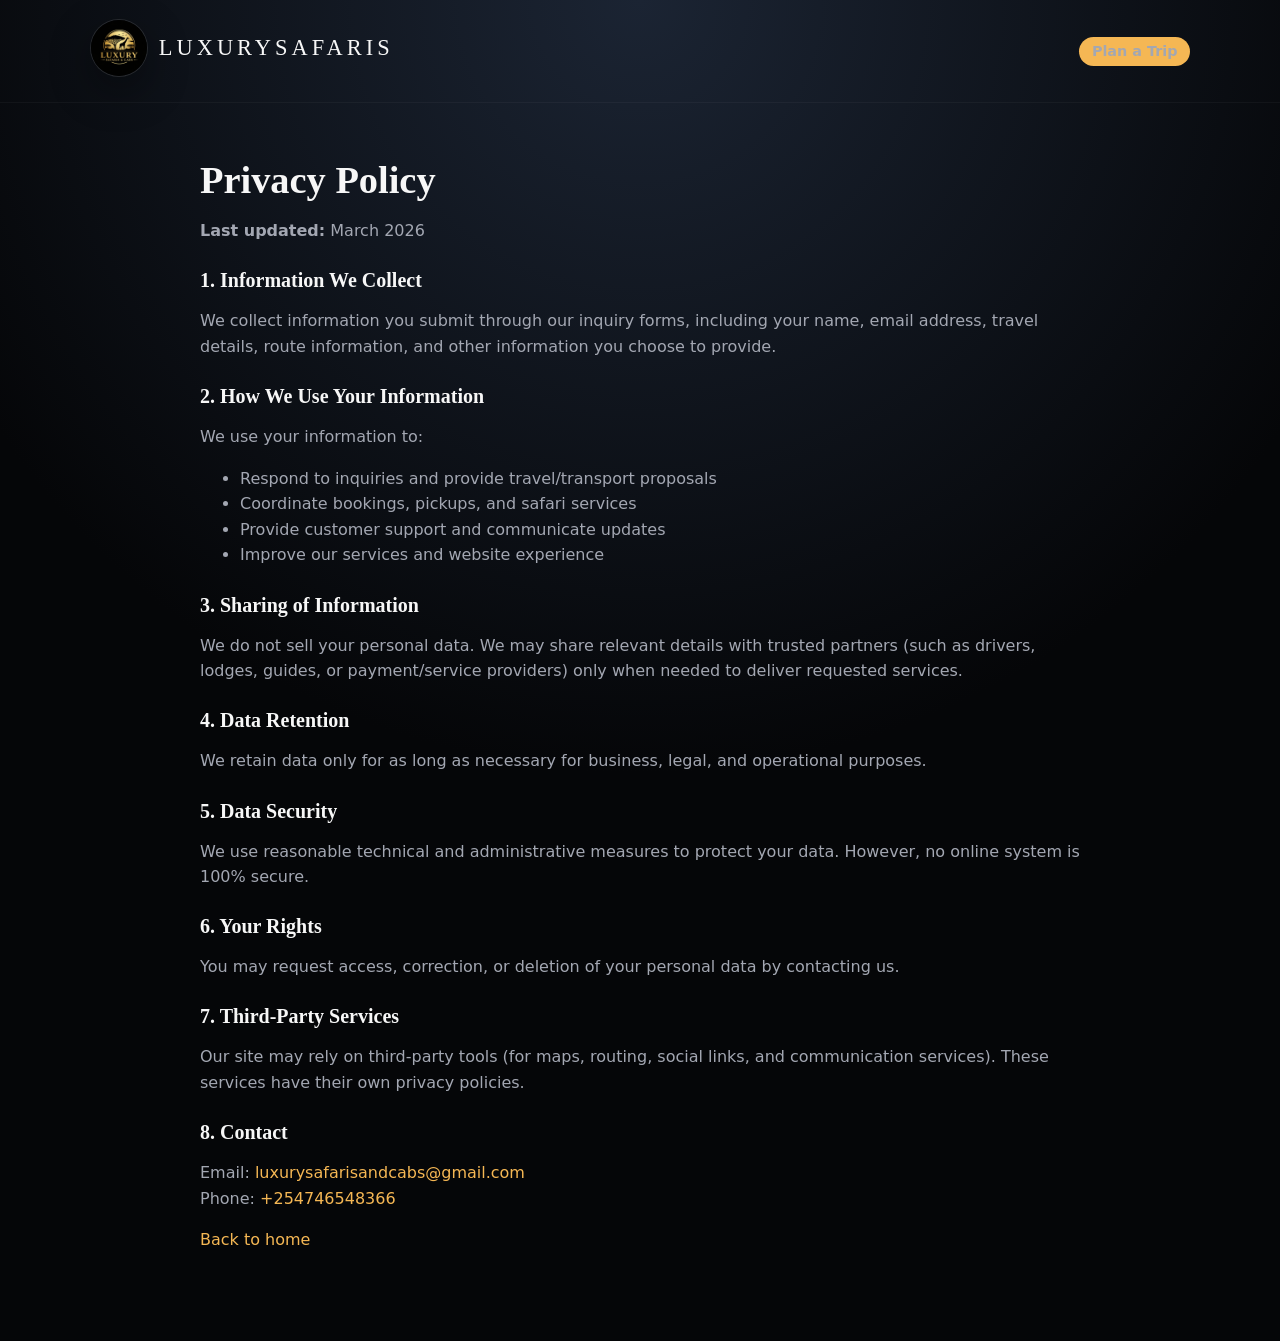
<file: privacy.html>
<!DOCTYPE html>
<html lang="en">
  <head>
    <meta charset="UTF-8" />
    <meta name="viewport" content="width=device-width, initial-scale=1.0" />
    <title>Privacy Policy | LuxurySafaris</title>
    <meta
      name="description"
      content="Privacy Policy for LuxurySafaris and Cabs."
    />
    <link rel="stylesheet" href="styles.css" />
  </head>
  <body>
    <header class="nav">
      <div class="nav__brand">
        <a href="index.html#top" aria-label="LuxurySafaris home">
          <img
            src="media/logoafrica.jpeg"
            alt="LuxurySafaris logo"
            class="nav__logo"
            width="44"
            height="44"
            loading="eager"
            decoding="async"
          />
          <span>LuxurySafaris</span>
        </a>
      </div>
      <nav class="nav__links" aria-label="Policy navigation">
        <a href="index.html#contact" class="nav__cta">Plan a Trip</a>
      </nav>
    </header>

    <main id="main" class="section">
      <div class="container legal">
        <h1>Privacy Policy</h1>
        <p><strong>Last updated:</strong> March 2026</p>

        <h2>1. Information We Collect</h2>
        <p>
          We collect information you submit through our inquiry forms, including
          your name, email address, travel details, route information, and other
          information you choose to provide.
        </p>

        <h2>2. How We Use Your Information</h2>
        <p>We use your information to:</p>
        <ul>
          <li>Respond to inquiries and provide travel/transport proposals</li>
          <li>Coordinate bookings, pickups, and safari services</li>
          <li>Provide customer support and communicate updates</li>
          <li>Improve our services and website experience</li>
        </ul>

        <h2>3. Sharing of Information</h2>
        <p>
          We do not sell your personal data. We may share relevant details with
          trusted partners (such as drivers, lodges, guides, or payment/service
          providers) only when needed to deliver requested services.
        </p>

        <h2>4. Data Retention</h2>
        <p>
          We retain data only for as long as necessary for business, legal, and
          operational purposes.
        </p>

        <h2>5. Data Security</h2>
        <p>
          We use reasonable technical and administrative measures to protect your
          data. However, no online system is 100% secure.
        </p>

        <h2>6. Your Rights</h2>
        <p>
          You may request access, correction, or deletion of your personal data
          by contacting us.
        </p>

        <h2>7. Third-Party Services</h2>
        <p>
          Our site may rely on third-party tools (for maps, routing, social
          links, and communication services). These services have their own
          privacy policies.
        </p>

        <h2>8. Contact</h2>
        <p>
          Email:
          <a href="mailto:luxurysafarisandcabs@gmail.com"
            >luxurysafarisandcabs@gmail.com</a
          ><br />
          Phone: <a href="tel:+254746548366">+254746548366</a>
        </p>

        <p><a href="index.html">Back to home</a></p>
      </div>
    </main>
  </body>
</html>
</file>
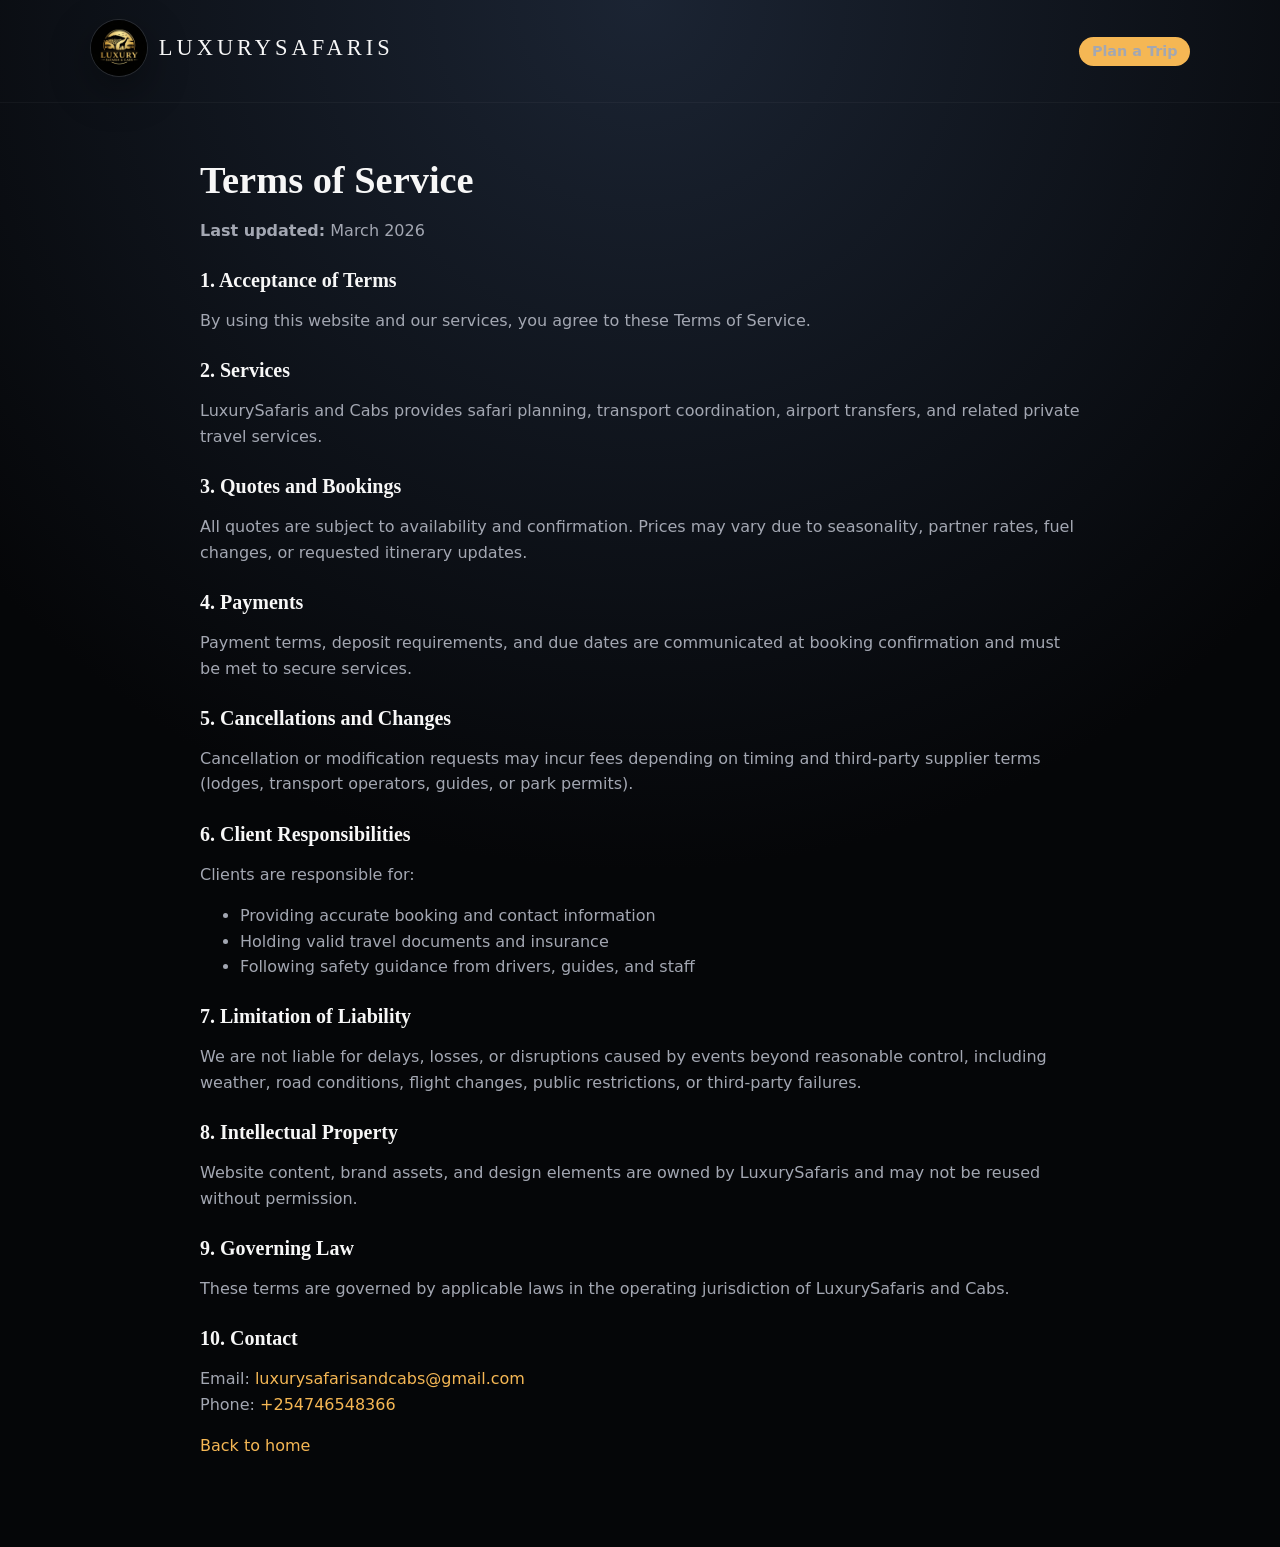
<file: terms.html>
<!DOCTYPE html>
<html lang="en">
  <head>
    <meta charset="UTF-8" />
    <meta name="viewport" content="width=device-width, initial-scale=1.0" />
    <title>Terms of Service | LuxurySafaris</title>
    <meta
      name="description"
      content="Terms of Service for LuxurySafaris and Cabs."
    />
    <link rel="stylesheet" href="styles.css" />
  </head>
  <body>
    <header class="nav">
      <div class="nav__brand">
        <a href="index.html#top" aria-label="LuxurySafaris home">
          <img
            src="media/logoafrica.jpeg"
            alt="LuxurySafaris logo"
            class="nav__logo"
            width="44"
            height="44"
            loading="eager"
            decoding="async"
          />
          <span>LuxurySafaris</span>
        </a>
      </div>
      <nav class="nav__links" aria-label="Policy navigation">
        <a href="index.html#contact" class="nav__cta">Plan a Trip</a>
      </nav>
    </header>

    <main id="main" class="section">
      <div class="container legal">
        <h1>Terms of Service</h1>
        <p><strong>Last updated:</strong> March 2026</p>

        <h2>1. Acceptance of Terms</h2>
        <p>
          By using this website and our services, you agree to these Terms of
          Service.
        </p>

        <h2>2. Services</h2>
        <p>
          LuxurySafaris and Cabs provides safari planning, transport
          coordination, airport transfers, and related private travel services.
        </p>

        <h2>3. Quotes and Bookings</h2>
        <p>
          All quotes are subject to availability and confirmation. Prices may
          vary due to seasonality, partner rates, fuel changes, or requested
          itinerary updates.
        </p>

        <h2>4. Payments</h2>
        <p>
          Payment terms, deposit requirements, and due dates are communicated at
          booking confirmation and must be met to secure services.
        </p>

        <h2>5. Cancellations and Changes</h2>
        <p>
          Cancellation or modification requests may incur fees depending on
          timing and third-party supplier terms (lodges, transport operators,
          guides, or park permits).
        </p>

        <h2>6. Client Responsibilities</h2>
        <p>Clients are responsible for:</p>
        <ul>
          <li>Providing accurate booking and contact information</li>
          <li>Holding valid travel documents and insurance</li>
          <li>Following safety guidance from drivers, guides, and staff</li>
        </ul>

        <h2>7. Limitation of Liability</h2>
        <p>
          We are not liable for delays, losses, or disruptions caused by events
          beyond reasonable control, including weather, road conditions, flight
          changes, public restrictions, or third-party failures.
        </p>

        <h2>8. Intellectual Property</h2>
        <p>
          Website content, brand assets, and design elements are owned by
          LuxurySafaris and may not be reused without permission.
        </p>

        <h2>9. Governing Law</h2>
        <p>
          These terms are governed by applicable laws in the operating
          jurisdiction of LuxurySafaris and Cabs.
        </p>

        <h2>10. Contact</h2>
        <p>
          Email:
          <a href="mailto:luxurysafarisandcabs@gmail.com"
            >luxurysafarisandcabs@gmail.com</a
          ><br />
          Phone: <a href="tel:+254746548366">+254746548366</a>
        </p>

        <p><a href="index.html">Back to home</a></p>
      </div>
    </main>
  </body>
</html>
</file>
<file: styles.css>
:root {
  --bg: #050608;
  --bg-soft: #0b0f16;
  --accent: #f5b754;
  --accent-soft: rgba(245, 183, 84, 0.12);
  --text: #f7f7f7;
  --text-muted: #a3a7b2;
  --border-subtle: rgba(255, 255, 255, 0.06);
  --danger: #ff5678;
}

*,
*::before,
*::after {
  box-sizing: border-box;
}

body {
  margin: 0;
  font-family: "Inter", system-ui, -apple-system, BlinkMacSystemFont, "Segoe UI",
    sans-serif;
  background: radial-gradient(circle at top, #1b2433 0, #050608 52%);
  color: var(--text);
  -webkit-font-smoothing: antialiased;
}

a {
  color: inherit;
  text-decoration: none;
}

.skip-link {
  position: absolute;
  left: -999px;
  top: 0.75rem;
  z-index: 999;
  padding: 0.7rem 0.95rem;
  border-radius: 0.75rem;
  background: #111;
  color: var(--text);
  border: 1px solid rgba(255, 255, 255, 0.18);
}

.skip-link:focus {
  left: 0.75rem;
  outline: none;
  box-shadow: 0 0 0 3px rgba(245, 183, 84, 0.25);
}

.container {
  width: min(1120px, 100%);
  margin-inline: auto;
}

.nav {
  position: fixed;
  top: 0;
  left: 0;
  right: 0;
  z-index: 50;
  display: flex;
  align-items: center;
  justify-content: space-between;
  padding: 1.2rem 7vw;
  backdrop-filter: none;
  background: transparent;
  border-bottom: 1px solid rgba(255, 255, 255, 0.04);
  gap: 1rem;
}

body {
  padding-top: 86px;
}

.nav__brand {
  font-family: "Playfair Display", Georgia, serif;
  font-size: 1.4rem;
  letter-spacing: 0.18em;
  text-transform: uppercase;
}

.nav__brand a {
  display: inline-flex;
  align-items: center;
  gap: 0.7rem;
}

.nav__logo {
  width: 58px;
  height: 58px;
  border-radius: 50%;
  object-fit: cover;
  box-shadow: 0 14px 40px rgba(0, 0, 0, 0.35);
  border: 1px solid rgba(255, 255, 255, 0.12);
  background: rgba(0, 0, 0, 0.22);
}

.nav__links {
  display: flex;
  align-items: center;
  gap: 1.4rem;
  font-size: 0.9rem;
}

.nav__links a {
  padding: 0.4rem 0.8rem;
  border-radius: 999px;
  color: var(--text-muted);
  transition: background 0.2s ease, color 0.2s ease, transform 0.15s ease;
}

.nav__links a:hover {
  background: rgba(255, 255, 255, 0.06);
  color: var(--text);
  transform: translateY(-1px);
}

.nav__cta {
  background: var(--accent);
  color: #111;
  font-weight: 600;
  padding-inline: 1.1rem;
}

.nav__cta:hover {
  background: #ffd488;
  color: #111;
}

.nav__toggle {
  display: none;
  width: 44px;
  height: 44px;
  border-radius: 12px;
  border: 1px solid rgba(255, 255, 255, 0.12);
  background: rgba(0, 0, 0, 0.25);
  color: var(--text);
  cursor: pointer;
  align-items: center;
  justify-content: center;
}

.nav__toggle:focus-visible {
  outline: none;
  box-shadow: 0 0 0 3px rgba(245, 183, 84, 0.25);
}

.nav__toggleIcon {
  width: 18px;
  height: 2px;
  border-radius: 999px;
  background: rgba(255, 255, 255, 0.85);
  position: relative;
  display: inline-block;
}

.nav__toggleIcon::before,
.nav__toggleIcon::after {
  content: "";
  position: absolute;
  left: 0;
  width: 18px;
  height: 2px;
  border-radius: 999px;
  background: rgba(255, 255, 255, 0.85);
}

.nav__toggleIcon::before {
  top: -6px;
}

.nav__toggleIcon::after {
  top: 6px;
}

.menuOverlay {
  position: fixed;
  inset: 0;
  background: rgba(0, 0, 0, 0.55);
  backdrop-filter: blur(6px);
  z-index: 60;
}

.menu {
  position: fixed;
  top: 0;
  right: 0;
  height: 100vh;
  width: min(380px, 92vw);
  z-index: 70;
  background: rgba(5, 6, 8, 0.98);
  border-left: 1px solid rgba(255, 255, 255, 0.08);
  box-shadow: -30px 0 80px rgba(0, 0, 0, 0.65);
  padding: 1.2rem 1.2rem 1.6rem;
  transform: translateX(12px);
  opacity: 0;
  pointer-events: none;
  transition: transform 0.18s ease, opacity 0.18s ease;
}

.menu[data-open="true"] {
  transform: translateX(0);
  opacity: 1;
  pointer-events: auto;
}

.menu__header {
  display: flex;
  align-items: center;
  justify-content: space-between;
  padding-bottom: 1rem;
  border-bottom: 1px solid rgba(255, 255, 255, 0.06);
  margin-bottom: 1rem;
}

.menu__title {
  font-family: "Playfair Display", Georgia, serif;
  letter-spacing: 0.08em;
}

.menu__close {
  width: 44px;
  height: 44px;
  border-radius: 12px;
  border: 1px solid rgba(255, 255, 255, 0.12);
  background: rgba(255, 255, 255, 0.04);
  color: var(--text);
  cursor: pointer;
}

.menu__links {
  display: flex;
  flex-direction: column;
  gap: 0.6rem;
}

.menu__links a {
  padding: 0.9rem 0.9rem;
  border-radius: 14px;
  border: 1px solid rgba(255, 255, 255, 0.06);
  background: rgba(255, 255, 255, 0.03);
  color: var(--text);
}

.menu__links a:hover {
  border-color: rgba(255, 255, 255, 0.14);
}

.menu__cta {
  background: var(--accent) !important;
  border-color: rgba(245, 183, 84, 0.5) !important;
  color: #111 !important;
  font-weight: 650;
}

.hero {
  position: relative;
  height: 88vh;
  min-height: 540px;
  display: flex;
  align-items: center;
  justify-content: flex-start;
  padding: 4rem 7vw 3rem;
  color: #fff;
  overflow: hidden;
  background-image: linear-gradient(
      to bottom,
      rgba(5, 6, 8, 0.1),
      rgba(5, 6, 8, 0.9)
    ),
    url("media/ahmed-galal-VQqMACyNfwA-unsplash.jpg");
  background-size: cover;
  background-position: center center;
}

.hero__overlay {
  position: absolute;
  inset: 0;
  background: radial-gradient(
      circle at top left,
      rgba(245, 183, 84, 0.26),
      transparent 55%
    ),
    radial-gradient(
      circle at bottom right,
      rgba(0, 0, 0, 0.85),
      rgba(5, 6, 8, 0.98)
    );
  mix-blend-mode: soft-light;
}

.hero__content {
  position: relative;
  max-width: 640px;
}

.hero__eyebrow {
  text-transform: uppercase;
  letter-spacing: 0.2em;
  font-size: 0.75rem;
  color: var(--accent);
  margin: 0 0 0.75rem;
}

.hero h1 {
  font-family: "Playfair Display", Georgia, serif;
  font-size: clamp(2.6rem, 5vw, 3.8rem);
  line-height: 1.05;
  margin: 0 0 1.1rem;
}

.hero__subtitle {
  margin: 0 0 2rem;
  color: var(--text-muted);
  max-width: 32rem;
}

.hero__actions {
  display: flex;
  flex-wrap: wrap;
  gap: 0.9rem;
  margin-bottom: 1.5rem;
}

.btn {
  border: none;
  border-radius: 999px;
  padding: 0.85rem 1.6rem;
  font-size: 0.95rem;
  font-weight: 500;
  cursor: pointer;
  display: inline-flex;
  align-items: center;
  justify-content: center;
  gap: 0.4rem;
  transition: transform 0.15s ease, box-shadow 0.15s ease, background 0.2s ease,
    color 0.2s ease;
}

.btn--primary {
  background: var(--accent);
  color: #111;
  box-shadow: 0 18px 45px rgba(0, 0, 0, 0.42);
}

.btn--primary:hover {
  background: #ffd488;
  transform: translateY(-1px);
  box-shadow: 0 26px 60px rgba(0, 0, 0, 0.55);
}

.btn--ghost {
  background: transparent;
  border: 1px solid rgba(255, 255, 255, 0.22);
  color: var(--text);
}

.btn--ghost:hover {
  background: rgba(0, 0, 0, 0.35);
}

.btn--full {
  width: 100%;
}

.hero__trust {
  display: flex;
  flex-wrap: wrap;
  align-items: center;
  gap: 1rem;
  font-size: 0.85rem;
  color: var(--text-muted);
}

.hero__rating {
  padding: 0.25rem 0.7rem;
  border-radius: 999px;
  background: rgba(0, 0, 0, 0.6);
  border: 1px solid rgba(255, 255, 255, 0.2);
}

.section {
  padding: 4.5rem 7vw;
}

.section--muted {
  background: radial-gradient(circle at top left, #151927, #05070c);
}

.section--dark {
  background: radial-gradient(circle at top, #090d14, #050608);
}

.section__header {
  max-width: 640px;
  margin-bottom: 2.4rem;
}

.section__header--center {
  text-align: center;
  margin-inline: auto;
}

.section__header h2 {
  margin: 0 0 0.6rem;
  font-family: "Playfair Display", Georgia, serif;
  font-size: 2rem;
}

.section__header p {
  margin: 0;
  color: var(--text-muted);
}

.cards {
  display: grid;
  grid-template-columns: repeat(3, minmax(0, 1fr));
  gap: 1.6rem;
}

.card {
  padding: 1.6rem 1.5rem;
  background: rgba(11, 15, 22, 0.9);
  border-radius: 1.1rem;
  border: 1px solid rgba(255, 255, 255, 0.06);
  box-shadow: 0 18px 45px rgba(0, 0, 0, 0.35);
}

.card__image {
  width: 100%;
  aspect-ratio: 16 / 10;
  object-fit: cover;
  border-radius: 0.8rem;
  margin-bottom: 1rem;
  border: 1px solid rgba(255, 255, 255, 0.08);
}

.card h3 {
  margin-top: 0;
  margin-bottom: 0.7rem;
  font-size: 1.2rem;
}

.card p {
  margin-top: 0;
  margin-bottom: 1rem;
  color: var(--text-muted);
  font-size: 0.95rem;
}

.card__list {
  list-style: none;
  padding: 0;
  margin: 0;
  color: var(--text-muted);
  font-size: 0.9rem;
}

.card__list li::before {
  content: "• ";
  color: var(--accent);
}

.grid {
  display: grid;
  grid-template-columns: repeat(4, minmax(0, 1fr));
  gap: 1.4rem;
}

.grid__item {
  padding: 1.2rem 1.1rem;
  border-radius: 0.9rem;
  background: rgba(5, 6, 8, 0.92);
  border: 1px solid var(--border-subtle);
}

.destination-card {
  text-align: left;
  width: 100%;
  cursor: pointer;
  color: var(--text);
  transition: transform 0.15s ease, border-color 0.2s ease,
    background 0.2s ease;
}

.destination-card h3 {
  color: var(--text);
}

.destination-card p {
  color: var(--text-muted);
}

.destination-card:hover {
  transform: translateY(-2px);
  border-color: rgba(245, 183, 84, 0.45);
  background: rgba(11, 15, 22, 0.96);
}

.destination-card:focus-visible {
  outline: none;
  box-shadow: 0 0 0 3px rgba(245, 183, 84, 0.25);
}

.grid__item h3 {
  margin: 0 0 0.4rem;
  font-size: 1rem;
}

.grid__item p {
  margin: 0;
  font-size: 0.9rem;
  color: var(--text-muted);
}

.pillars {
  display: grid;
  grid-template-columns: repeat(3, minmax(0, 1fr));
  gap: 1.6rem;
}

.gallery {
  display: grid;
  grid-template-columns: repeat(3, minmax(0, 1fr));
  gap: 1rem;
}

.gallery img {
  width: 100%;
  aspect-ratio: 4 / 3;
  object-fit: cover;
  border-radius: 0.9rem;
  border: 1px solid rgba(255, 255, 255, 0.08);
  box-shadow: 0 12px 35px rgba(0, 0, 0, 0.28);
}

.pillar {
  padding: 1.5rem 1.4rem;
  border-radius: 1rem;
  background: rgba(11, 15, 22, 0.92);
  border: 1px solid var(--border-subtle);
}

.pillar h3 {
  margin: 0 0 0.6rem;
  font-size: 1.1rem;
}

.pillar p {
  margin: 0;
  color: var(--text-muted);
  font-size: 0.95rem;
}

.form {
  max-width: 640px;
  margin: 0 auto;
  padding: 1.8rem 1.6rem 2rem;
  border-radius: 1.1rem;
  background: rgba(5, 6, 8, 0.96);
  border: 1px solid rgba(245, 183, 84, 0.22);
  box-shadow: 0 24px 60px rgba(0, 0, 0, 0.7);
}

.form__row {
  display: grid;
  grid-template-columns: repeat(2, minmax(0, 1fr));
  gap: 1.1rem;
}

.form__field {
  display: flex;
  flex-direction: column;
  gap: 0.4rem;
  margin-bottom: 1rem;
}

.form label {
  font-size: 0.85rem;
  color: var(--text-muted);
}

.form input,
.form select,
.form textarea {
  padding: 0.7rem 0.75rem;
  border-radius: 0.6rem;
  border: 1px solid var(--border-subtle);
  background: rgba(10, 12, 18, 0.96);
  color: var(--text);
  font: inherit;
  outline: none;
  transition: border-color 0.15s ease, box-shadow 0.15s ease,
    background 0.15s ease;
}

.form input:focus,
.form select:focus,
.form textarea:focus {
  border-color: rgba(245, 183, 84, 0.6);
  box-shadow: 0 0 0 1px rgba(245, 183, 84, 0.4);
  background: #05070b;
}

.form textarea {
  resize: vertical;
  min-height: 120px;
}

.form__note {
  margin: 0.8rem 0 0;
  font-size: 0.8rem;
  color: var(--text-muted);
}

.form__note--error {
  color: var(--danger);
}

.form__status {
  margin: 0.9rem 0 0;
  font-size: 0.9rem;
  color: var(--text-muted);
}

.form__status--ok {
  color: rgba(165, 255, 206, 0.92);
}

.form__status--error {
  color: var(--danger);
}

.form__hint {
  margin: 0.25rem 0 0;
  font-size: 0.78rem;
  color: var(--text-muted);
}

.legal {
  max-width: 880px;
}

.legal h1 {
  margin-top: 0;
  margin-bottom: 1rem;
  font-family: "Playfair Display", Georgia, serif;
  font-size: clamp(1.9rem, 3vw, 2.4rem);
}

.legal h2 {
  margin-top: 1.6rem;
  margin-bottom: 0.6rem;
  font-family: "Playfair Display", Georgia, serif;
  font-size: 1.25rem;
}

.legal p,
.legal li {
  color: var(--text-muted);
  line-height: 1.6;
}

.legal a {
  color: var(--accent);
}

.footer {
  padding: 1.5rem 7vw 2rem;
  border-top: 1px solid rgba(255, 255, 255, 0.06);
  font-size: 0.8rem;
  color: var(--text-muted);
  background: #050608;
}

.footer__inner {
  display: flex;
  align-items: flex-start;
  justify-content: space-between;
  gap: 1.2rem;
}

.footer__meta {
  display: flex;
  flex-wrap: wrap;
  gap: 0.8rem;
  margin-top: 0.6rem;
}

.footer__social {
  display: flex;
  flex-wrap: wrap;
  align-items: center;
  gap: 0.6rem;
  margin-top: 0.9rem;
}

.footer__social a {
  width: 38px;
  height: 38px;
  border-radius: 999px;
  display: inline-flex;
  align-items: center;
  justify-content: center;
  border: 1px solid var(--border-subtle);
  background: rgba(255, 255, 255, 0.02);
  transition: transform 0.15s ease, border-color 0.2s ease,
    background 0.2s ease;
}

.footer__social a:hover {
  transform: translateY(-1px);
  border-color: rgba(245, 183, 84, 0.55);
  background: rgba(245, 183, 84, 0.08);
}

.footer__social a:focus-visible {
  outline: none;
  box-shadow: 0 0 0 3px rgba(245, 183, 84, 0.25);
}

.footer__social svg {
  width: 18px;
  height: 18px;
  fill: currentColor;
  color: #f4f6fa;
}

.footer__meta a {
  padding: 0.25rem 0.55rem;
  border-radius: 999px;
  border: 1px solid var(--border-subtle);
}

.footer__meta a:hover {
  border-color: rgba(255, 255, 255, 0.35);
}

.footer__right a {
  padding: 0.3rem 0.6rem;
  border-radius: 999px;
  border: 1px solid var(--border-subtle);
}

.footer__right a:hover {
  border-color: rgba(255, 255, 255, 0.35);
}

.floating-whatsapp {
  position: fixed;
  right: 1rem;
  bottom: 1rem;
  z-index: 90;
  display: inline-flex;
  align-items: center;
  gap: 0.5rem;
  padding: 0.78rem 0.95rem;
  border-radius: 999px;
  background: #25d366;
  color: #ffffff;
  font-weight: 600;
  box-shadow: 0 14px 35px rgba(0, 0, 0, 0.35);
  border: 1px solid rgba(255, 255, 255, 0.2);
  transition: transform 0.15s ease, box-shadow 0.2s ease, background 0.2s ease;
}

.floating-whatsapp:hover {
  transform: translateY(-1px);
  background: #2de173;
  box-shadow: 0 18px 40px rgba(0, 0, 0, 0.42);
}

.floating-whatsapp:focus-visible {
  outline: none;
  box-shadow: 0 0 0 3px rgba(37, 211, 102, 0.25);
}

.floating-whatsapp svg {
  width: 20px;
  height: 20px;
  fill: currentColor;
  flex-shrink: 0;
}

.reviews-marquee {
  overflow: hidden;
  padding: 0.2rem 0;
}

.reviews-marquee__track {
  display: flex;
  width: max-content;
  gap: 1rem;
  animation: reviews-marquee 180s linear infinite;
}

.reviews-marquee__group {
  display: flex;
  gap: 1rem;
}

.review-card {
  flex: 0 0 auto;
  width: 280px;
  padding: 1rem 1.05rem;
  border-radius: 1rem;
  background: rgba(11, 15, 22, 0.92);
  border: 1px solid rgba(255, 255, 255, 0.06);
  box-shadow: 0 18px 45px rgba(0, 0, 0, 0.35);
}

.review-card__top {
  display: flex;
  align-items: center;
  justify-content: space-between;
  gap: 0.8rem;
}

.review-card__who {
  display: flex;
  align-items: center;
  gap: 0.65rem;
  min-width: 0;
}

.review-card__flag {
  width: 28px;
  height: 28px;
  border-radius: 8px;
  object-fit: cover;
  display: inline-block;
}

.review-card__name {
  font-weight: 700;
  white-space: nowrap;
  overflow: hidden;
  text-overflow: ellipsis;
}

.review-card__stars {
  color: var(--accent);
  letter-spacing: 0.04em;
  font-size: 0.92rem;
  white-space: nowrap;
}

.review-card__note {
  margin: 0.7rem 0 0;
  color: var(--text-muted);
  font-size: 0.92rem;
  line-height: 1.5;
}

@keyframes reviews-marquee {
  from {
    transform: translateX(0);
  }
  to {
    transform: translateX(-50%);
  }
}

@media (prefers-reduced-motion: reduce) {
  .reviews-marquee__track {
    animation: none;
  }
}

@media (max-width: 900px) {
  .nav {
    padding-inline: 5vw;
  }

  .nav__links {
    gap: 0.8rem;
  }

  .hero {
    padding-inline: 5vw;
  }

  .cards {
    grid-template-columns: repeat(2, minmax(0, 1fr));
  }

  .grid {
    grid-template-columns: repeat(2, minmax(0, 1fr));
  }

  .pillars {
    grid-template-columns: 1fr;
  }

  .gallery {
    grid-template-columns: repeat(2, minmax(0, 1fr));
  }
}

@media (max-width: 640px) {
  body {
    padding-top: 82px;
  }

  .nav {
    padding-inline: 1.1rem;
  }

  .nav__brand {
    font-size: 1.1rem;
  }

  .nav__logo {
    width: 48px;
    height: 48px;
  }

  .nav__links {
    display: none;
  }

  .nav__toggle {
    display: inline-flex;
  }

  .hero {
    padding-inline: 1.4rem;
    height: auto;
    padding-top: 5rem;
    padding-bottom: 3rem;
  }

  .section {
    padding-inline: 1.4rem;
  }

  .cards {
    grid-template-columns: 1fr;
  }

  .grid {
    grid-template-columns: 1fr;
  }

  .gallery {
    grid-template-columns: 1fr;
  }

  .form__row {
    grid-template-columns: 1fr;
  }

  .legal h2 {
    font-size: 1.1rem;
  }

  .footer__inner {
    flex-direction: column;
    align-items: flex-start;
  }

  .footer__social {
    margin-top: 0.75rem;
  }

  .floating-whatsapp {
    right: 0.8rem;
    bottom: 0.8rem;
    padding: 0.72rem 0.85rem;
  }

  .review-card {
    width: 250px;
  }
}

@media (max-width: 640px) {
  .review-card {
    width: 240px;
  }
}
</file>
